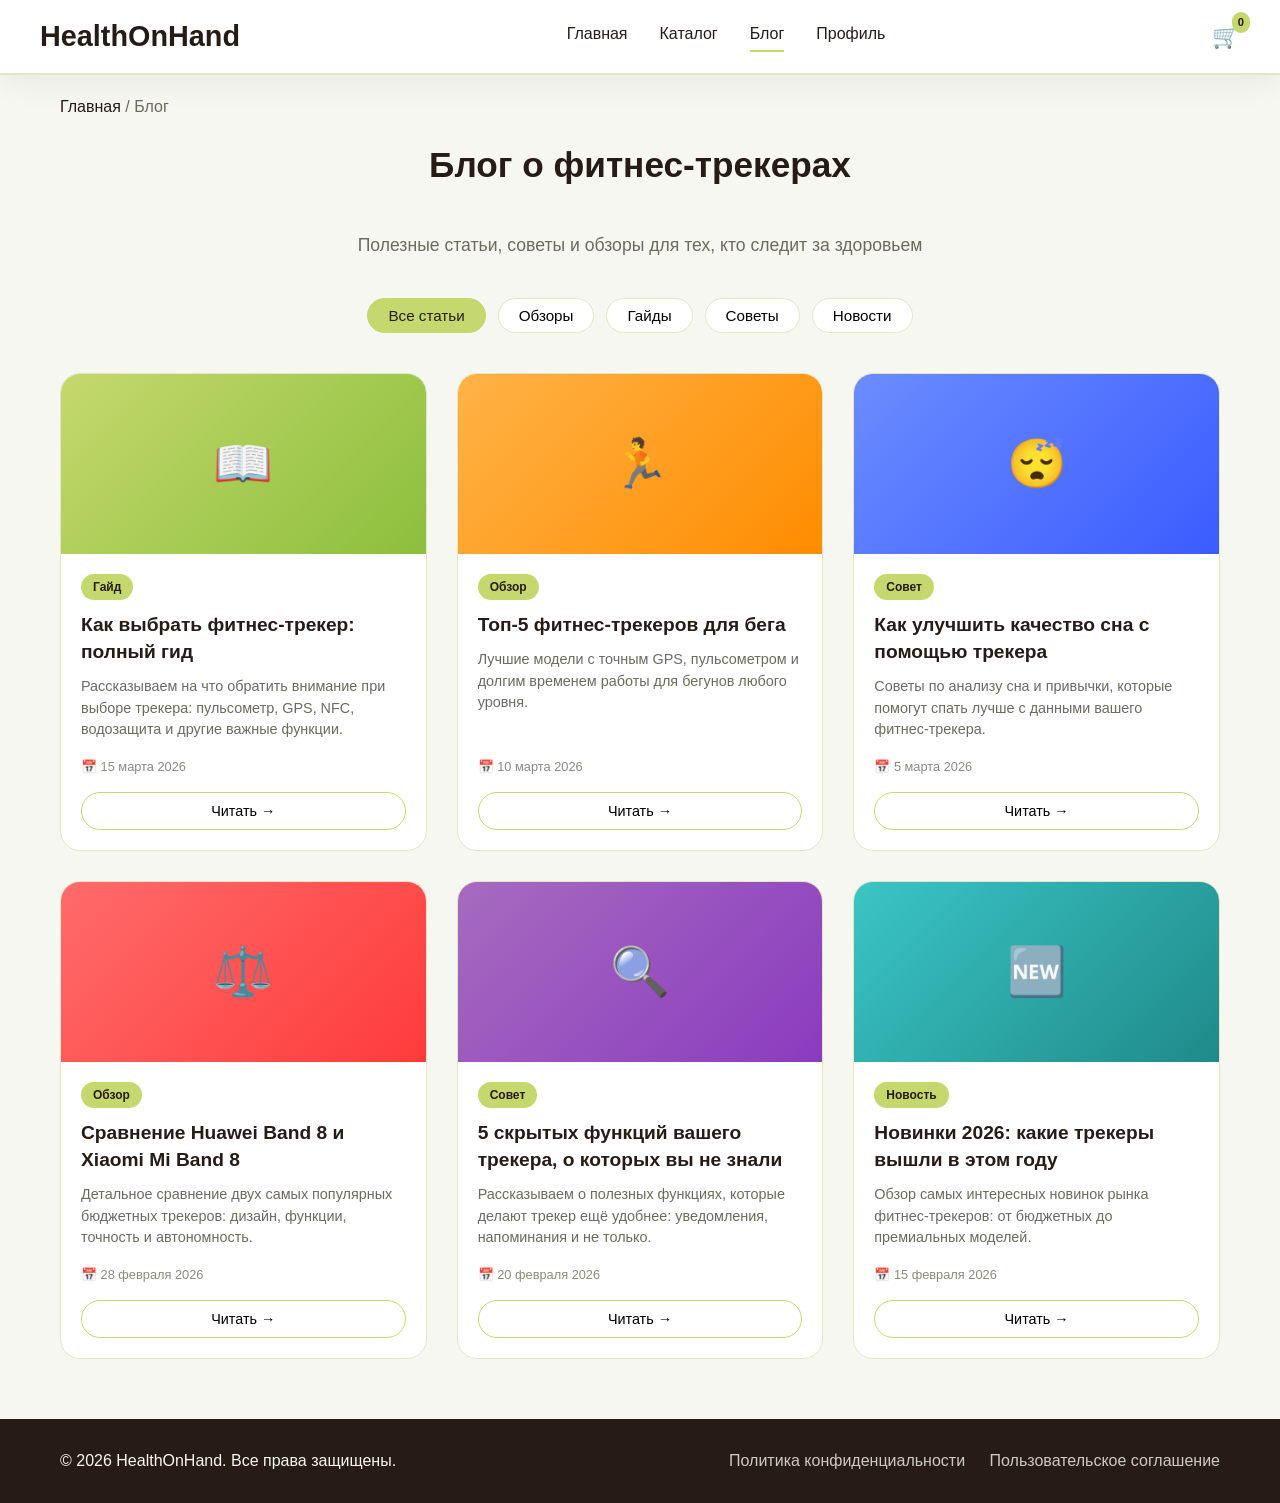
<file: blog.html>
<!DOCTYPE html>
<html lang="ru">
<head>
    <meta charset="UTF-8">
    <meta name="viewport" content="width=device-width, initial-scale=1.0">
    <title>Блог — HealthOnHand</title>
    <link rel="stylesheet" href="style.css">
    <link rel="stylesheet" href="blog.css">
    <script src="script.js" defer></script>
</head>
<body>

<!-- ШАПКА -->
<header class="header">
    <div class="container header__inner">
        <a href="index.html" class="logo">HealthOnHand</a>
        <nav class="nav">
            <a href="index.html">Главная</a>
            <a href="catalog.html">Каталог</a>
            <a href="blog.html" class="active">Блог</a>
            <a href="profile.html">Профиль</a>
        </nav>
        <div class="cart">🛒 <span class="cart-count">0</span></div>
    </div>
</header>

<main>
    <div class="container">
        <!-- Хлебные крошки -->
        <div class="breadcrumbs">
            <a href="index.html">Главная</a> / <span>Блог</span>
        </div>

        <h1 class="section-title">Блог о фитнес-трекерах</h1>
        <p class="blog-subtitle">Полезные статьи, советы и обзоры для тех, кто следит за здоровьем</p>

        <!-- Фильтр категорий -->
        <div class="blog-filters">
            <button class="blog-filter-btn active" data-category="all">Все статьи</button>
            <button class="blog-filter-btn" data-category="reviews">Обзоры</button>
            <button class="blog-filter-btn" data-category="guides">Гайды</button>
            <button class="blog-filter-btn" data-category="tips">Советы</button>
            <button class="blog-filter-btn" data-category="news">Новости</button>
        </div>

        <!-- Сетка статей -->
        <div class="blog-grid" id="blogGrid">
            <!-- Статьи будут загружены через JS -->
        </div>
    </div>
</main>

<!-- ПОДВАЛ -->
<footer class="footer">
    <div class="container">
        <div class="footer__inner">
            <div class="footer__copy">© 2026 HealthOnHand. Все права защищены.</div>
            <div class="footer__links">
                <a href="#">Политика конфиденциальности</a>
                <a href="#">Пользовательское соглашение</a>
            </div>
        </div>
    </div>
</footer>

<!-- POPUP КОРЗИНЫ -->
<div class="cart-popup" id="cartPopup">
    <div class="cart-popup__overlay" id="cartOverlay"></div>
    <div class="cart-popup__content">
        <div class="cart-popup__header">
            <h2>Корзина</h2>
            <button class="cart-popup__close" id="closeCartPopup">✕</button>
        </div>
        <div class="cart-popup__body" id="cartItemsContainer">
            <p class="cart-empty">Корзина пуста</p>
        </div>
        <div class="cart-popup__footer">
            <div class="cart-total">
                <span>Итого:</span>
                <span class="cart-total__amount" id="cartTotalAmount">0 BYN</span>
            </div>
            <button class="btn btn-primary" id="checkoutBtn" style="width: 100%;">Оформить заказ</button>
        </div>
    </div>
</div>

<!-- POPUP СТАТЬИ -->
<div class="article-popup" id="articlePopup">
    <div class="article-popup__overlay" id="articleOverlay"></div>
    <div class="article-popup__content">
        <button class="article-popup__close" id="closeArticlePopup">✕</button>
        <div class="article-popup__body" id="articlePopupBody"></div>
    </div>
</div>


</body>
</html>
</file>
<file: style.css>
/* ========== БАЗОВЫЕ СБРОСЫ И ПЕРЕМЕННЫЕ ========== */
* {
    margin: 0;
    padding: 0;
    box-sizing: border-box;
}

:root {
    --lime: #C5D86D;
    --coffee: #261C15;
    --porcelain: #F7F7F2;
    --beige: #E4E6C3;
    --white: #FFFFFF;
    --gray-light: #F0F0E8;
    --shadow: 0 10px 30px rgba(0,0,0,0.05);
    --radius: 20px;
    --transition: all 0.3s ease;
}

body {
    font-family: 'Inter', -apple-system, BlinkMacSystemFont, 'Segoe UI', Roboto, sans-serif;
    background-color: var(--porcelain);
    color: var(--coffee);
    line-height: 1.5;
    scroll-behavior: smooth;
}

.container {
    max-width: 1200px;
    margin: 0 auto;
    padding: 0 20px;
}

.section-title {
    font-size: 2.2rem;
    font-weight: 600;
    text-align: center;
    margin-bottom: 40px;
    color: var(--coffee);
}

/* ========== ШАПКА ========== */
.header {
    background-color: var(--white);
    box-shadow: var(--shadow);
    position: sticky;
    top: 0;
    z-index: 100;
    border-bottom: 2px solid var(--beige);
}

.header__inner {
    display: flex;
    justify-content: space-between;
    align-items: center;
    padding: 15px 0;
    flex-wrap: wrap;
    gap: 20px;
}

.logo {
    font-size: 1.8rem;
    font-weight: 700;
    color: var(--coffee);
    text-decoration: none;
}

.nav {
    display: flex;
    gap: 32px;
    flex-wrap: wrap;
}

.nav a {
    color: var(--coffee);
    text-decoration: none;
    font-weight: 500;
    transition: var(--transition);
    border-bottom: 2px solid transparent;
    padding-bottom: 4px;
}

.nav a:hover,
.nav a.active {
    border-bottom-color: var(--lime);
}

.cart {
    font-size: 1.4rem;
    position: relative;
    cursor: pointer;
}

.cart-count {
    position: absolute;
    top: -8px;
    right: -10px;
    background: var(--lime);
    color: var(--coffee);
    font-size: 0.7rem;
    font-weight: 600;
    padding: 2px 6px;
    border-radius: 20px;
}

/* ========== ГЕРОЙ (ЦЕНТР, БЕЗ КАРТИНКИ) ========== */
.hero {
    padding: 100px 0;
    min-height: 70vh;
    display: flex;
    align-items: center;
}

.hero__content {
    text-align: center;
    max-width: 800px;
    margin: 0 auto;
}

.hero__title {
    font-size: 3rem;
    font-weight: 700;
    line-height: 1.2;
    margin-bottom: 20px;
}

.hero__title .accent {
    background-color: var(--coffee);
    color: var(--lime);
    padding: 0 8px;
    display: inline-block;
}

.hero__text {
    font-size: 1.2rem;
    color: #4a4a3a;
    margin-bottom: 30px;
}

.hero__buttons {
    display: flex;
    gap: 16px;
    justify-content: center;
    flex-wrap: wrap;
}

.btn {
    display: inline-block;
    padding: 12px 30px;
    border-radius: 40px;
    font-weight: 600;
    text-decoration: none;
    cursor: pointer;
    transition: var(--transition);
    border: 2px solid transparent;
    font-size: 1rem;
}

.btn-primary {
    background-color: var(--lime);
    color: var(--coffee);
    border-color: var(--lime);
}

.btn-primary:hover {
    background-color: #b5c95a;
    transform: translateY(-2px);
    box-shadow: 0 8px 20px rgba(197, 216, 109, 0.4);
}

.btn-outline {
    background-color: transparent;
    border-color: var(--coffee);
    color: var(--coffee);
}

.btn-outline:hover {
    background-color: var(--coffee);
    color: var(--white);
}

/* ========== О НАС ========== */
.about {
    background-color: var(--white);
    padding: 60px 0;
    border-radius: var(--radius) var(--radius) 0 0;
}

.about__inner {
    display: grid;
    grid-template-columns: 1fr 1fr;
    gap: 40px;
    align-items: center;
}

.about__text p {
    margin-bottom: 20px;
    font-size: 1.1rem;
}

.about__stats {
    display: flex;
    justify-content: space-around;
    text-align: center;
}

.stat__number {
    display: block;
    font-size: 2.5rem;
    font-weight: 700;
    color: var(--lime);
}

.stat__label {
    font-size: 1rem;
    color: #6b6b5c;
}

/* ========== ПРЕИМУЩЕСТВА ========== */
.benefits {
    padding: 60px 0;
}

.benefits__grid {
    display: grid;
    grid-template-columns: repeat(auto-fit, minmax(220px, 1fr));
    gap: 30px;
}

.benefit-card {
    background-color: var(--white);
    border-radius: var(--radius);
    padding: 30px 20px;
    text-align: center;
    box-shadow: var(--shadow);
    border: 1px solid var(--beige);
    transition: var(--transition);
}

.benefit-card:hover {
    transform: translateY(-5px);
    border-color: var(--lime);
}

.benefit-card__icon {
    font-size: 3rem;
    margin-bottom: 20px;
}

.benefit-card h3 {
    font-size: 1.2rem;
    margin-bottom: 10px;
}

.benefit-card p {
    color: #6b6b5c;
    font-size: 0.95rem;
}

/* ========== ТОВАРЫ ========== */
.products {
    padding: 40px 0;
}

.products__grid {
    display: grid;
    grid-template-columns: repeat(auto-fit, minmax(240px, 1fr));
    gap: 24px;
}

.product-card {
    background-color: var(--white);
    border-radius: var(--radius);
    overflow: hidden;
    box-shadow: var(--shadow);
    border: 1px solid var(--beige);
    transition: var(--transition);
    position: relative;
    padding: 20px;
}

.product-card:hover {
    transform: translateY(-5px);
    border-color: var(--lime);
}

.product-card__badge {
    position: absolute;
    top: 12px;
    left: 12px;
    background: var(--lime);
    color: var(--coffee);
    padding: 4px 12px;
    border-radius: 40px;
    font-size: 0.8rem;
    font-weight: 600;
}

.product-card__image {
    font-size: 3rem;
    text-align: center;
    margin: 20px 0;
}

.product-card__title {
    font-size: 1.2rem;
    font-weight: 600;
    margin-bottom: 8px;
}

.product-card__desc {
    color: #6b6b5c;
    font-size: 0.9rem;
    margin-bottom: 12px;
}

.product-card__price {
    font-size: 1.3rem;
    font-weight: 700;
    margin: 12px 0;
}

.product-card__price small {
    font-size: 0.9rem;
    font-weight: 400;
    color: #8a8a7a;
    text-decoration: line-through;
    margin-left: 8px;
}

.product-card__btn {
    width: 100%;
    padding: 12px;
    border-radius: 40px;
    border: 1px solid var(--lime);
    background: transparent;
    font-weight: 600;
    cursor: pointer;
    transition: var(--transition);
}

.product-card__btn:hover {
    background: var(--lime);
}

/* ========== ОТЗЫВЫ ========== */
.reviews {
    background-color: var(--white);
    padding: 60px 0;
}

.reviews__grid {
    display: grid;
    grid-template-columns: repeat(auto-fit, minmax(280px, 1fr));
    gap: 24px;
}

.review-card {
    background-color: var(--porcelain);
    border-radius: var(--radius);
    padding: 24px;
    border: 1px solid var(--beige);
}

.review-card__text {
    font-style: italic;
    margin-bottom: 16px;
    color: #4a4a3a;
}

.review-card__author {
    font-weight: 600;
    color: var(--coffee);
}

/* ========== FAQ ========== */
.faq {
    padding: 60px 0;
}

.faq__list {
    max-width: 800px;
    margin: 0 auto;
}

.faq-item {
    background: var(--white);
    border-radius: 12px;
    margin-bottom: 16px;
    border: 1px solid var(--beige);
    overflow: hidden;
}

.faq-question {
    width: 100%;
    text-align: left;
    padding: 16px 20px;
    background: var(--white);
    border: none;
    font-weight: 600;
    font-size: 1rem;
    cursor: pointer;
    transition: var(--transition);
}

.faq-question:hover {
    background-color: var(--beige);
}

.faq-answer {
    padding: 0 20px 16px;
    color: #6b6b5c;
    display: none;
}

.faq-answer.show {
    display: block;
}

/* ========== КОНТАКТЫ ========== */
.contacts {
    background-color: var(--white);
    padding: 60px 0;
}

.contacts__inner {
    display: grid;
    grid-template-columns: 1fr 1fr;
    gap: 40px;
}

.contacts__info p {
    margin-bottom: 16px;
    font-size: 1.1rem;
}

.socials {
    margin-top: 20px;
}

.socials a {
    color: var(--coffee);
    text-decoration: none;
    font-weight: 500;
}

.socials a:hover {
    color: var(--lime);
}

.contacts__form input,
.contacts__form textarea {
    width: 100%;
    padding: 12px;
    margin-bottom: 16px;
    border: 1px solid var(--beige);
    border-radius: 12px;
    font-family: inherit;
}

.contacts__form textarea {
    min-height: 100px;
    resize: vertical;
}

/* ========== ПОДВАЛ ========== */
.footer {
    background-color: var(--coffee);
    color: var(--porcelain);
    padding: 30px 0;
}

.footer__inner {
    display: flex;
    justify-content: space-between;
    align-items: center;
    flex-wrap: wrap;
    gap: 20px;
}

.footer__links a {
    color: var(--porcelain);
    text-decoration: none;
    margin-left: 20px;
    opacity: 0.8;
}

.footer__links a:hover {
    opacity: 1;
    color: var(--lime);
}

/* ========== АДАПТАЦИЯ ========== */
@media (max-width: 768px) {
    .hero {
        padding: 60px 0;
        min-height: auto;
    }
    
    .hero__title {
        font-size: 2.2rem;
    }
    
    .hero__text {
        font-size: 1.1rem;
    }
    
    .about__inner,
    .contacts__inner {
        grid-template-columns: 1fr;
    }

    .header__inner {
        flex-direction: column;
    }

    .nav {
        justify-content: center;
    }

    .footer__inner {
        flex-direction: column;
        text-align: center;
    }

    .footer__links a {
        margin: 0 10px;
    }
}

/* ========== POPUP КОРЗИНЫ ========== */
.cart-popup {
    display: none;
    position: fixed;
    top: 0;
    left: 0;
    width: 100%;
    height: 100%;
    z-index: 1000;
    font-family: inherit;
}

.cart-popup.show {
    display: block;
}

.cart-popup__overlay {
    position: absolute;
    top: 0;
    left: 0;
    width: 100%;
    height: 100%;
    background-color: rgba(0, 0, 0, 0.5);
    backdrop-filter: blur(3px);
}

.cart-popup__content {
    position: absolute;
    top: 50%;
    left: 50%;
    transform: translate(-50%, -50%);
    width: 90%;
    max-width: 500px;
    max-height: 80vh;
    background-color: var(--white);
    border-radius: var(--radius);
    box-shadow: 0 20px 40px rgba(0, 0, 0, 0.2);
    display: flex;
    flex-direction: column;
    overflow: hidden;
    border: 2px solid var(--lime);
}

.cart-popup__header {
    display: flex;
    justify-content: space-between;
    align-items: center;
    padding: 20px 24px;
    border-bottom: 1px solid var(--beige);
    background-color: var(--porcelain);
}

.cart-popup__header h2 {
    font-size: 1.5rem;
    margin: 0;
    color: var(--coffee);
}

.cart-popup__close {
    background: none;
    border: none;
    font-size: 1.5rem;
    cursor: pointer;
    color: var(--coffee);
    width: 36px;
    height: 36px;
    border-radius: 50%;
    display: flex;
    align-items: center;
    justify-content: center;
    transition: var(--transition);
}

.cart-popup__close:hover {
    background-color: var(--lime);
    transform: scale(1.05);
}

.cart-popup__body {
    padding: 20px 24px;
    overflow-y: auto;
    flex: 1;
    max-height: 400px;
}

.cart-empty {
    text-align: center;
    color: #8a8a7a;
    padding: 30px 0;
    font-size: 1.1rem;
}

/* Товар в корзине */
.cart-item {
    display: flex;
    gap: 12px;
    margin-bottom: 16px;
    padding-bottom: 16px;
    border-bottom: 1px solid var(--beige);
    position: relative;
}

.cart-item:last-child {
    border-bottom: none;
    margin-bottom: 0;
    padding-bottom: 0;
}

.cart-item__image {
    width: 60px;
    height: 60px;
    background-color: var(--gray-light);
    border-radius: 12px;
    display: flex;
    align-items: center;
    justify-content: center;
    font-size: 2rem;
    border: 1px solid var(--beige);
}

.cart-item__info {
    flex: 1;
}

.cart-item__title {
    font-weight: 600;
    margin-bottom: 4px;
    font-size: 1rem;
}

.cart-item__price {
    font-weight: 700;
    color: var(--coffee);
    font-size: 1.1rem;
}

.cart-item__controls {
    display: flex;
    align-items: center;
    gap: 8px;
    margin-top: 6px;
}

.cart-item__qty-btn {
    width: 28px;
    height: 28px;
    border-radius: 50%;
    border: 1px solid var(--beige);
    background: var(--white);
    cursor: pointer;
    font-weight: 600;
    transition: var(--transition);
}

.cart-item__qty-btn:hover {
    background-color: var(--lime);
    border-color: var(--lime);
}

.cart-item__qty {
    font-weight: 500;
    min-width: 24px;
    text-align: center;
}

.cart-item__remove {
    background: none;
    border: none;
    color: #ff6b6b;
    cursor: pointer;
    font-size: 1.2rem;
    margin-left: auto;
    transition: var(--transition);
}

.cart-item__remove:hover {
    transform: scale(1.1);
    color: #ff4d4d;
}

.cart-popup__footer {
    padding: 20px 24px;
    border-top: 1px solid var(--beige);
    background-color: var(--porcelain);
}

.cart-total {
    display: flex;
    justify-content: space-between;
    align-items: center;
    font-size: 1.2rem;
    font-weight: 600;
    margin-bottom: 16px;
}

.cart-total__amount {
    color: var(--lime);
    background-color: var(--coffee);
    padding: 4px 12px;
    border-radius: 40px;
}
</file>
<file: blog.css>
/* ========== СТИЛИ БЛОГА ========== */

/* Хлебные крошки */
.breadcrumbs {
    margin: 20px 0;
    color: #6b6b5c;
}
.breadcrumbs a {
    color: var(--coffee);
    text-decoration: none;
}
.breadcrumbs a:hover {
    color: var(--lime);
}

/* Подзаголовок */
.blog-subtitle {
    text-align: center;
    color: #6b6b5c;
    margin-bottom: 40px;
    font-size: 1.1rem;
}

/* Фильтр категорий */
.blog-filters {
    display: flex;
    justify-content: center;
    gap: 12px;
    margin-bottom: 40px;
    flex-wrap: wrap;
}

.blog-filter-btn {
    padding: 8px 20px;
    border-radius: 40px;
    border: 1px solid var(--beige);
    background-color: var(--white);
    font-weight: 500;
    cursor: pointer;
    transition: var(--transition);
    font-size: 0.95rem;
}

.blog-filter-btn:hover {
    border-color: var(--lime);
    background-color: var(--porcelain);
}

.blog-filter-btn.active {
    background-color: var(--lime);
    border-color: var(--lime);
    color: var(--coffee);
}

/* Сетка статей */
.blog-grid {
    display: grid;
    grid-template-columns: repeat(auto-fill, minmax(320px, 1fr));
    gap: 30px;
    margin-bottom: 60px;
}

/* Карточка статьи */
.blog-card {
    background-color: var(--white);
    border-radius: var(--radius);
    overflow: hidden;
    border: 1px solid var(--beige);
    transition: var(--transition);
    display: flex;
    flex-direction: column;
    height: 100%;
}

.blog-card:hover {
    transform: translateY(-5px);
    border-color: var(--lime);
    box-shadow: var(--shadow);
}

/* Цветной фон вместо картинки */
.blog-card__image {
    height: 180px;
    display: flex;
    align-items: center;
    justify-content: center;
    font-size: 3rem;
    font-weight: bold;
    transition: transform 0.3s ease;
}

.blog-card:hover .blog-card__image {
    transform: scale(1.02);
}

/* Цвета для разных категорий */
.blog-card__image[data-color="0"] { background: linear-gradient(135deg, #C5D86D, #8BBF3C); }
.blog-card__image[data-color="1"] { background: linear-gradient(135deg, #FFB347, #FF8C00); }
.blog-card__image[data-color="2"] { background: linear-gradient(135deg, #6B8CFF, #3B5CFF); }
.blog-card__image[data-color="3"] { background: linear-gradient(135deg, #FF6B6B, #FF3B3B); }
.blog-card__image[data-color="4"] { background: linear-gradient(135deg, #A66BBF, #8B3BBF); }
.blog-card__image[data-color="5"] { background: linear-gradient(135deg, #3BC5C5, #1F8A8A); }

.blog-card__content {
    padding: 20px;
    flex: 1;
    display: flex;
    flex-direction: column;
}

.blog-card__category {
    display: inline-block;
    padding: 4px 12px;
    background-color: var(--lime);
    color: var(--coffee);
    border-radius: 20px;
    font-size: 0.75rem;
    font-weight: 600;
    margin-bottom: 12px;
    align-self: flex-start;
}

.blog-card__title {
    font-size: 1.2rem;
    font-weight: 600;
    margin-bottom: 10px;
    line-height: 1.4;
}

.blog-card__excerpt {
    color: #6b6b5c;
    font-size: 0.9rem;
    line-height: 1.5;
    margin-bottom: 16px;
    flex: 1;
}

.blog-card__meta {
    display: flex;
    justify-content: space-between;
    align-items: center;
    font-size: 0.8rem;
    color: #8a8a7a;
    margin-bottom: 16px;
}

.blog-card__date {
    display: flex;
    align-items: center;
    gap: 4px;
}

.blog-card__btn {
    padding: 10px 20px;
    border-radius: 40px;
    border: 1px solid var(--lime);
    background: transparent;
    font-weight: 500;
    cursor: pointer;
    transition: var(--transition);
    width: 100%;
    font-size: 0.9rem;
}

.blog-card__btn:hover {
    background-color: var(--lime);
}

/* Попап статьи */
.article-popup {
    display: none;
    position: fixed;
    top: 0;
    left: 0;
    width: 100%;
    height: 100%;
    z-index: 2000;
}

.article-popup.show {
    display: block;
}

.article-popup__overlay {
    position: absolute;
    top: 0;
    left: 0;
    width: 100%;
    height: 100%;
    background-color: rgba(0, 0, 0, 0.5);
    backdrop-filter: blur(3px);
}

.article-popup__content {
    position: absolute;
    top: 50%;
    left: 50%;
    transform: translate(-50%, -50%);
    width: 90%;
    max-width: 700px;
    max-height: 80vh;
    overflow-y: auto;
    background-color: var(--white);
    border-radius: var(--radius);
    padding: 30px;
    box-shadow: 0 20px 40px rgba(0, 0, 0, 0.2);
    border: 2px solid var(--lime);
}

.article-popup__close {
    position: absolute;
    top: 15px;
    right: 15px;
    background: none;
    border: none;
    font-size: 1.5rem;
    cursor: pointer;
    width: 36px;
    height: 36px;
    border-radius: 50%;
    display: flex;
    align-items: center;
    justify-content: center;
    transition: var(--transition);
    z-index: 10;
}

.article-popup__close:hover {
    background-color: var(--lime);
    transform: rotate(90deg);
}

.article-popup__body h2 {
    font-size: 1.8rem;
    margin-bottom: 15px;
    font-weight: 600;
}

.article-popup__body .article-meta {
    color: #6b6b5c;
    font-size: 0.9rem;
    margin-bottom: 20px;
    display: flex;
    gap: 20px;
}

.article-popup__body .article-content {
    line-height: 1.7;
    color: #4a4a3a;
}

.article-popup__body .article-content p {
    margin-bottom: 15px;
}

.article-popup__body .article-content h3 {
    margin: 20px 0 10px;
    font-size: 1.3rem;
}

/* Адаптация */
@media (max-width: 768px) {
    .blog-grid {
        grid-template-columns: 1fr;
    }
    
    .blog-filters {
        gap: 8px;
    }
    
    .blog-filter-btn {
        padding: 6px 14px;
        font-size: 0.85rem;
    }
    
    .article-popup__content {
        padding: 20px;
    }
    
    .article-popup__body h2 {
        font-size: 1.4rem;
    }
    
    .blog-card__image {
        height: 140px;
        font-size: 2rem;
    }
}
</file>
